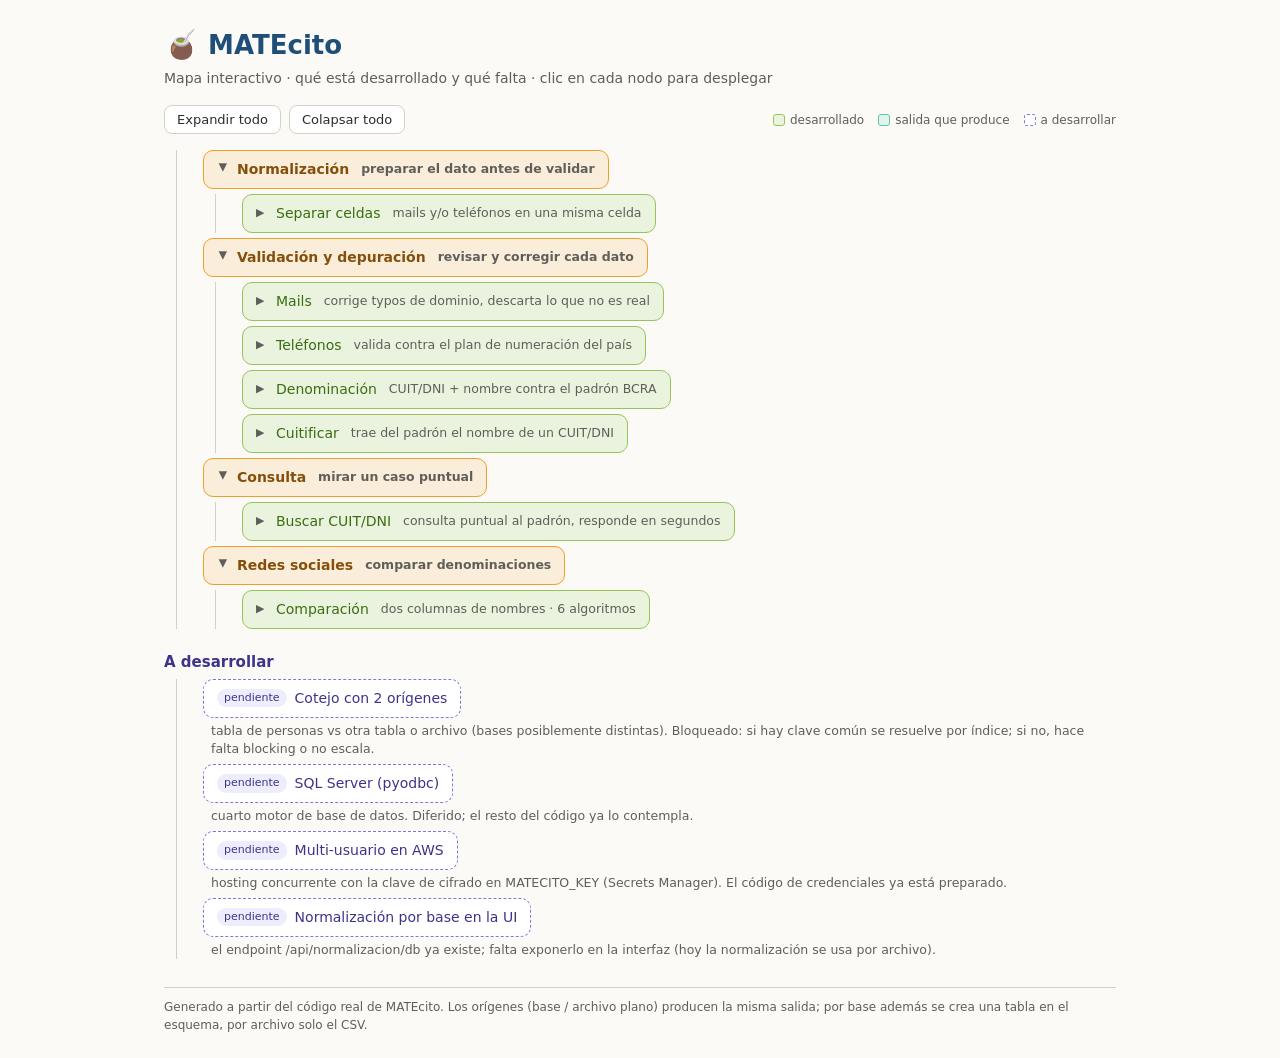
<file: documentacion/mapa_interactivo.html>
<!DOCTYPE html>
<html lang="es">
<head>
<meta charset="UTF-8">
<meta name="viewport" content="width=device-width, initial-scale=1.0">
<title>MATEcito · Mapa interactivo</title>
<style>
  :root {
    --verde: #3B6D11; --verde-bg: #EAF3DE; --verde-bd: #97C459;
    --teal: #0F6E56; --teal-bg: #E1F5EE; --teal-bd: #5DCAA5;
    --violeta: #3C3489; --violeta-bd: #7F77DD;
    --ambar: #854F0B; --ambar-bg: #FAEEDA; --ambar-bd: #EF9F27;
    --tinta: #2C2C2A; --gris: #5F5E5A; --linea: #D3D1C7;
    --papel: #FBFAF7;
  }
  * { box-sizing: border-box; margin: 0; padding: 0; }
  body {
    font-family: "Segoe UI", system-ui, sans-serif;
    background: var(--papel); color: var(--tinta);
    line-height: 1.5; padding: 24px; max-width: 1000px; margin: 0 auto;
  }
  header { margin-bottom: 8px; }
  h1 { font-size: 26px; font-weight: 600; color: #1F4E78; }
  h1 .mate { font-size: 28px; }
  .sub { color: var(--gris); font-size: 14px; margin-top: 2px; }
  .barra {
    display: flex; gap: 8px; flex-wrap: wrap;
    margin: 16px 0; align-items: center;
  }
  .btn {
    font-family: inherit; font-size: 13px; cursor: pointer;
    background: #fff; border: 1px solid var(--linea); border-radius: 8px;
    padding: 6px 12px; color: var(--tinta); transition: background .15s;
  }
  .btn:hover { background: #F1EFE8; }
  .leyenda { display: flex; gap: 14px; flex-wrap: wrap; margin-left: auto; font-size: 12px; color: var(--gris); align-items: center; }
  .chip { display: inline-flex; align-items: center; gap: 5px; }
  .cuad { width: 12px; height: 12px; border-radius: 3px; display: inline-block; }
  .cuad.v { background: var(--verde-bg); border: 1px solid var(--verde-bd); }
  .cuad.t { background: var(--teal-bg); border: 1px solid var(--teal-bd); }
  .cuad.p { background: #fff; border: 1px dashed var(--violeta-bd); }

  ul { list-style: none; padding-left: 0; }
  .nivel ul { padding-left: 26px; border-left: 1px solid var(--linea); margin-left: 12px; }
  li { margin: 5px 0; }

  .nodo {
    display: inline-flex; align-items: center; gap: 8px;
    padding: 8px 13px; border-radius: 10px; font-size: 14px;
    border: 1px solid var(--linea); background: #fff; cursor: default;
    transition: box-shadow .15s;
  }
  .nodo.clic { cursor: pointer; }
  .nodo.clic:hover { box-shadow: 0 1px 6px rgba(0,0,0,.08); }
  .nodo .flecha {
    font-size: 11px; color: var(--gris); width: 12px;
    transition: transform .15s; display: inline-block;
  }
  .nodo.abierto .flecha { transform: rotate(90deg); }
  .nodo .tag { font-size: 11px; padding: 1px 7px; border-radius: 20px; font-weight: 500; }

  .grupo   { background: var(--ambar-bg); border-color: var(--ambar-bd); color: var(--ambar); font-weight: 600; }
  .funcion { background: var(--verde-bg); border-color: var(--verde-bd); color: var(--verde); font-weight: 500; }
  .origen  { background: #fff; border-color: var(--linea); color: var(--gris); font-size: 13px; }
  .salida  { background: var(--teal-bg); border-color: var(--teal-bd); color: var(--teal); }
  .salida .tag { background: var(--teal-bd); color: #04342C; }
  .pend    { background: #fff; border: 1px dashed var(--violeta-bd); color: var(--violeta); }
  .pend .tag { background: #EEEDFE; color: var(--violeta); }

  .desc { color: var(--gris); font-size: 12.5px; margin-left: 4px; }
  .oculto { display: none; }
  .seccion-titulo { font-size: 15px; font-weight: 600; color: var(--violeta); margin: 22px 0 4px; }
  footer { margin-top: 28px; font-size: 12px; color: var(--gris); border-top: 1px solid var(--linea); padding-top: 10px; }
</style>
</head>
<body>
<header>
  <h1><span class="mate">🧉</span> MATEcito</h1>
  <div class="sub">Mapa interactivo · qué está desarrollado y qué falta · clic en cada nodo para desplegar</div>
</header>

<div class="barra">
  <button class="btn" onclick="todos(true)">Expandir todo</button>
  <button class="btn" onclick="todos(false)">Colapsar todo</button>
  <div class="leyenda">
    <span class="chip"><span class="cuad v"></span>desarrollado</span>
    <span class="chip"><span class="cuad t"></span>salida que produce</span>
    <span class="chip"><span class="cuad p"></span>a desarrollar</span>
  </div>
</div>

<div id="arbol" class="nivel"></div>

<footer>
  Generado a partir del código real de MATEcito. Los orígenes (base / archivo plano)
  producen la misma salida; por base además se crea una tabla en el esquema, por archivo solo el CSV.
</footer>

<script>
// ============================================================
// DATOS — reflejan el código real. Editar acá para actualizar el mapa.
//   tipo: grupo | funcion | pend
//   origen: lista de orígenes que soporta ("base", "archivo", "consulta")
//   salida: qué produce
//   hijos: sub-nodos (para grupos)
// ============================================================
const DATOS = [
  { tipo:"grupo", nombre:"Normalización", desc:"preparar el dato antes de validar", hijos:[
    { tipo:"funcion", nombre:"Separar celdas", desc:"mails y/o teléfonos en una misma celda",
      origen:["base","archivo"], salida:"Una fila por valor, repitiendo la clave" },
  ]},
  { tipo:"grupo", nombre:"Validación y depuración", desc:"revisar y corregir cada dato", hijos:[
    { tipo:"funcion", nombre:"Mails", desc:"corrige typos de dominio, descarta lo que no es real",
      origen:["base","archivo"], salida:"Mail depurado · válido/baja · motivo" },
    { tipo:"funcion", nombre:"Teléfonos", desc:"valida contra el plan de numeración del país",
      origen:["base","archivo"], salida:"País · característica · número · tipo (F/C) · E.164" },
    { tipo:"funcion", nombre:"Denominación", desc:"CUIT/DNI + nombre contra el padrón BCRA",
      origen:["base","archivo"], salida:"4 estados · % coincidencia · alertas (baja/fallecim./reemplazo)" },
    { tipo:"funcion", nombre:"Cuitificar", desc:"trae del padrón el nombre de un CUIT/DNI",
      origen:["base","archivo"], salida:"CUIT + denominación · una fila por persona · revisión si hay varias" },
  ]},
  { tipo:"grupo", nombre:"Consulta", desc:"mirar un caso puntual", hijos:[
    { tipo:"funcion", nombre:"Buscar CUIT/DNI", desc:"consulta puntual al padrón, responde en segundos",
      origen:["consulta"], salida:"Datos de la persona en pantalla (no genera tabla ni CSV)" },
  ]},
  { tipo:"grupo", nombre:"Redes sociales", desc:"comparar denominaciones", hijos:[
    { tipo:"funcion", nombre:"Comparación", desc:"dos columnas de nombres · 6 algoritmos",
      origen:["base","archivo"], salida:"Un % por algoritmo · promedio/máx/mín/dispersión · motivo" },
  ]},
];

const PENDIENTES = [
  { nombre:"Cotejo con 2 orígenes",
    desc:"tabla de personas vs otra tabla o archivo (bases posiblemente distintas). Bloqueado: si hay clave común se resuelve por índice; si no, hace falta blocking o no escala." },
  { nombre:"SQL Server (pyodbc)",
    desc:"cuarto motor de base de datos. Diferido; el resto del código ya lo contempla." },
  { nombre:"Multi-usuario en AWS",
    desc:"hosting concurrente con la clave de cifrado en MATECITO_KEY (Secrets Manager). El código de credenciales ya está preparado." },
  { nombre:"Normalización por base en la UI",
    desc:"el endpoint /api/normalizacion/db ya existe; falta exponerlo en la interfaz (hoy la normalización se usa por archivo)." },
];

// ============================================================
// RENDER
// ============================================================
const OK = "listo", SAL = "salida", ORI = { base:"base de datos", archivo:"archivo plano", consulta:"consulta directa" };

function nodoFuncion(f) {
  const li = document.createElement("li");
  const cab = document.createElement("span");
  cab.className = "nodo funcion clic";
  cab.innerHTML = `<span class="flecha">▶</span> ${f.nombre}` +
                  (f.desc ? ` <span class="desc">${f.desc}</span>` : "");
  const sub = document.createElement("ul");
  sub.className = "oculto";

  // orígenes
  (f.origen||[]).forEach(o => {
    const lio = document.createElement("li");
    lio.innerHTML = `<span class="nodo origen">↳ origen: ${ORI[o]||o}</span>`;
    sub.appendChild(lio);
  });
  // salida
  if (f.salida) {
    const lis = document.createElement("li");
    lis.innerHTML = `<span class="nodo salida"><span class="tag">${SAL}</span> ${f.salida}</span>`;
    sub.appendChild(lis);
  }

  cab.onclick = () => { cab.classList.toggle("abierto"); sub.classList.toggle("oculto"); };
  li.appendChild(cab); li.appendChild(sub);
  return li;
}

function nodoGrupo(g) {
  const li = document.createElement("li");
  const cab = document.createElement("span");
  cab.className = "nodo grupo clic abierto";
  cab.innerHTML = `<span class="flecha">▶</span> ${g.nombre}` +
                  (g.desc ? ` <span class="desc">${g.desc}</span>` : "");
  const sub = document.createElement("ul");
  g.hijos.forEach(h => sub.appendChild(nodoFuncion(h)));
  cab.onclick = () => { cab.classList.toggle("abierto"); sub.classList.toggle("oculto"); };
  li.appendChild(cab); li.appendChild(sub);
  return li;
}

function render() {
  const cont = document.getElementById("arbol");
  const ul = document.createElement("ul");
  DATOS.forEach(g => ul.appendChild(nodoGrupo(g)));
  cont.appendChild(ul);

  const tit = document.createElement("div");
  tit.className = "seccion-titulo";
  tit.textContent = "A desarrollar";
  cont.appendChild(tit);

  const ulp = document.createElement("ul");
  PENDIENTES.forEach(p => {
    const li = document.createElement("li");
    li.innerHTML = `<span class="nodo pend"><span class="tag">pendiente</span> ${p.nombre}</span>` +
                   `<div class="desc" style="margin:4px 0 0 8px">${p.desc}</div>`;
    ulp.appendChild(li);
  });
  cont.appendChild(ulp);
}

function todos(abrir) {
  document.querySelectorAll(".nodo.clic").forEach(n => {
    const sub = n.parentElement.querySelector("ul");
    if (!sub) return;
    n.classList.toggle("abierto", abrir);
    sub.classList.toggle("oculto", !abrir);
  });
}

render();
</script>
</body>
</html>
</file>
